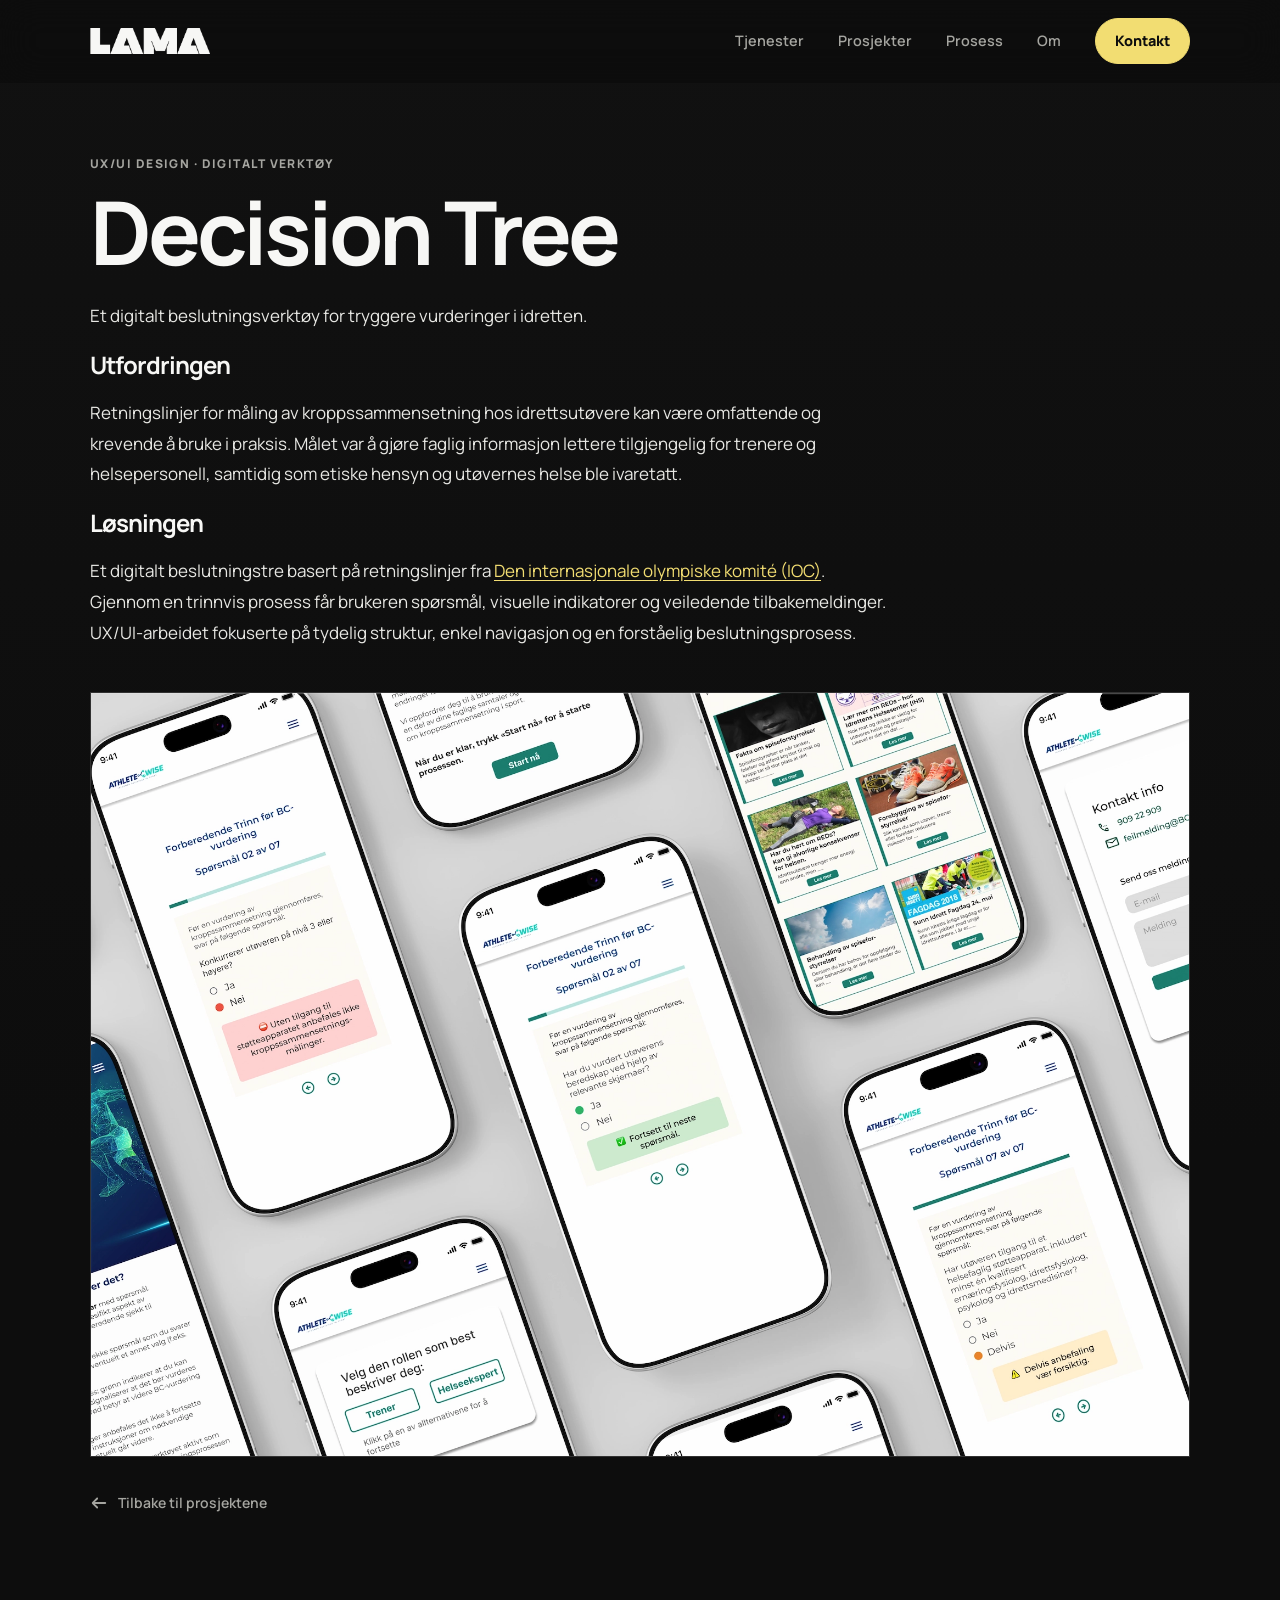
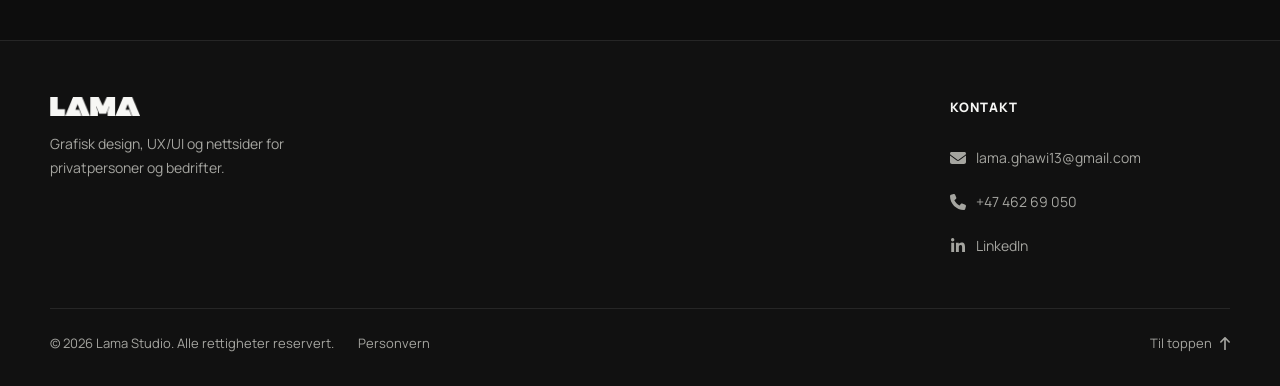
<file: decision-tree.html>
<!DOCTYPE html>
<html lang="no">
<head>
  <meta charset="UTF-8">
  <meta name="viewport" content="width=device-width, initial-scale=1.0">
  <meta name="description" content="Decision Tree – et digitalt beslutningsverktøy som gjør faglige retningslinjer enklere å forstå og bruke i idretten.">
  <meta name="theme-color" content="#0D0D0D">
  <link rel="canonical" href="https://lama10313.github.io/lama/decision-tree.html">
  <title>Decision Tree – UX/UI-design | Lama Studio</title>
  <link rel="preconnect" href="https://fonts.googleapis.com">
  <link rel="preconnect" href="https://fonts.gstatic.com" crossorigin>
  <link href="https://fonts.googleapis.com/css2?family=Manrope:wght@400;500;600;700;800&display=swap" rel="stylesheet">
  <link rel="stylesheet" href="css/main.css">
  <link rel="stylesheet" href="css/pages/decision-tree.css">
  <style>
    .decision-tree-ioc-link {
      color: var(--yellow);
      text-decoration: underline;
      text-underline-offset: 3px;
      transition: color var(--transition);
    }

    .decision-tree-ioc-link:hover {
      color: var(--white);
    }

    .decision-tree-ioc-link:focus-visible {
      outline: 2px solid var(--yellow);
      outline-offset: 4px;
      border-radius: 2px;
    }
  </style>
</head>
<body id="top" class="decision-tree-page">
  <a class="skip-link" href="#main-content">Hopp til hovedinnhold</a>

  <header class="site-header">

    <div class="container header-inner">

      <!-- Logo -->

      <a
        href="index.html#top"
        class="logo"
        aria-label="Lama Studio – gå til toppen"
      >
        <img
          src="assets/images/logo.png"
          alt="Lama Studio"
        >
      </a>


      <!-- Mobile menu button -->

      <button
        class="menu-toggle"
        type="button"
        aria-label="Åpne meny"
        aria-expanded="false"
        aria-controls="main-menu"
      >
        <span aria-hidden="true"></span>
        <span aria-hidden="true"></span>
        <span aria-hidden="true"></span>
      </button>


      <!-- Main navigation -->

      <nav
        class="main-nav"
        id="main-menu"
        aria-label="Hovedmeny"
      >

        <a href="index.html#tjenester">
          Tjenester
        </a>

        <a href="index.html#prosjekter">
          Prosjekter
        </a>

        <a href="index.html#prosess">
          Prosess
        </a>

        <a href="index.html#om">
          Om
        </a>

        <a
          href="index.html#kontakt"
          class="nav-contact"
        >
          Kontakt
        </a>

      </nav>

    </div>

  </header>

  <main id="main-content" class="decision-tree-project-page">
    <div class="container decision-tree-project-container">
      <p class="decision-tree-project-category">UX/UI DESIGN · DIGITALT VERKTØY</p>
      <h1>Decision Tree</h1>

      <div class="decision-tree-project-copy">
        <p>Et digitalt beslutningsverktøy for tryggere vurderinger i idretten.</p>

        <h2>Utfordringen</h2>
        <p>Retningslinjer for måling av kroppssammensetning hos idrettsutøvere kan være omfattende og krevende å bruke i praksis. Målet var å gjøre faglig informasjon lettere tilgjengelig for trenere og helsepersonell, samtidig som etiske hensyn og utøvernes helse ble ivaretatt.</p>

        <h2>Løsningen</h2>
        <p>Et digitalt beslutningstre basert på retningslinjer fra <a class="decision-tree-ioc-link" href="https://bjsm.bmj.com/content/bjsports/57/17/1148.full.pdf" target="_blank" rel="noopener noreferrer">Den internasjonale olympiske komité (IOC)</a>. Gjennom en trinnvis prosess får brukeren spørsmål, visuelle indikatorer og veiledende tilbakemeldinger. UX/UI-arbeidet fokuserte på tydelig struktur, enkel navigasjon og en forståelig beslutningsprosess.</p>
      </div>

      <figure class="decision-tree-project-image">
        <img
          src="assets/images/projects/decision-tree.webp"
          width="9000"
          height="6257"
          alt="Presentasjon av Decision Tree på mobil, med rollevalg, spørsmål i beslutningsprosessen og veiledende tilbakemeldinger."
          loading="lazy"
          decoding="async"
        >
      </figure>

      <a class="decision-tree-project-back" href="index.html#prosjekter">
        <!-- Font Awesome Free v7.3.1 · https://fontawesome.com/license/free -->
        <svg aria-hidden="true" focusable="false" viewBox="0 0 640 640">
          <path d="M73.4 297.4C60.9 309.9 60.9 330.2 73.4 342.7L233.4 502.7C245.9 515.2 266.2 515.2 278.7 502.7C291.2 490.2 291.2 469.9 278.7 457.4L173.3 352L544 352C561.7 352 576 337.7 576 320C576 302.3 561.7 288 544 288L173.3 288L278.7 182.6C291.2 170.1 291.2 149.8 278.7 137.3C266.2 124.8 245.9 124.8 233.4 137.3L73.4 297.3z"/>
        </svg>
        <span>Tilbake til prosjektene</span>
      </a>
    </div>
  </main>

  <footer class="site-footer">

  <div class="container">

    <div class="footer-main">


      <div class="footer-brand">

        
         <a class="footer-logo"
          href="index.html#top"
          aria-label="Lama Studio – gå til toppen"
        >
          <img
            src="assets/images/logo.png"
            alt="Lama Studio"
          >
        </a>

        <p>
          Grafisk design, UX/UI og nettsider
          for privatpersoner og bedrifter.
        </p>

      </div>


      <section class="footer-contact" aria-labelledby="footer-contact-title">

          <h2 id="footer-contact-title">Kontakt</h2>

          <div class="footer-contact-list">

            <a href="mailto:lama.ghawi13@gmail.com" class="footer-contact-link">
              <svg class="icon-contact" viewBox="0 0 512 512" aria-hidden="true" focusable="false">
                <path d="M48 64C21.5 64 0 85.5 0 112c0 15.1 7.1 29.3 19.2 38.4L236.8 313.6c11.4 8.5 27 8.5 38.4 0L492.8 150.4c12.1-9.1 19.2-23.3 19.2-38.4c0-26.5-21.5-48-48-48L48 64zM0 176L0 384c0 35.3 28.7 64 64 64l384 0c35.3 0 64-28.7 64-64l0-208L294.4 339.2c-22.8 17.1-54 17.1-76.8 0L0 176z"/>
              </svg>
              <span>lama.ghawi13@gmail.com</span>
            </a>

            <a href="tel:+4746269050" class="footer-contact-link">
              <svg class="icon-contact" viewBox="0 0 512 512" aria-hidden="true" focusable="false">
                <path d="M164.9 24.6c-7.7-18.6-28-28.5-47.4-23.2l-88 24C12.1 30.2 0 46 0 64C0 311.4 200.6 512 448 512c18 0 33.8-12.1 38.6-29.5l24-88c5.3-19.4-4.6-39.7-23.2-47.4l-96-40c-16.3-6.8-35.2-2-46.3 11.6l-40.4 49.3c-72.3-35-130.5-93.3-165.5-165.5l49.3-40.4c13.6-11.2 18.4-30 11.6-46.3l-40-96z"/>
              </svg>
              <span>+47 462 69 050</span>
            </a>

            <a href="https://www.linkedin.com/in/lama-ghawi" target="_blank" rel="noopener noreferrer" class="footer-contact-link">
              <svg class="icon-contact" viewBox="0 0 448 512" aria-hidden="true" focusable="false">
                <path d="M100.3 448H7.4V148.9h92.9zM53.8 108.1C24.1 108.1 0 83.5 0 53.8a53.8 53.8 0 1 1 107.6 0c0 29.7-24.1 54.3-53.8 54.3zM447.9 448h-92.7V302.4c0-34.7-.7-79.2-48.3-79.2-48.3 0-55.7 37.7-55.7 76.7V448h-92.8V148.9h89.1v40.8h1.3c12.4-23.5 42.7-48.3 87.9-48.3 94 0 111.3 61.9 111.3 142.3V448z"/>
              </svg>
              <span>LinkedIn</span>
            </a>

          </div>

      </section>


    </div>


    <div class="footer-bottom">

      <p>
        © <span id="year"></span> Lama Studio.
        Alle rettigheter reservert.
      </p>

      <div class="footer-bottom-links">
        <a href="personvern.html" class="footer-legal-link">
          Personvern
        </a>

        <a href="index.html#top" class="footer-top-link">
          Til toppen
          <svg
            class="icon-arrow"
            viewBox="0 0 384 512"
            aria-hidden="true"
            focusable="false"
          >
            <path d="M214.6 9.4c-12.5-12.5-32.8-12.5-45.3 0l-160 160c-12.5 12.5-12.5 32.8 0 45.3s32.8 12.5 45.3 0L160 109.3 160 480c0 17.7 14.3 32 32 32s32-14.3 32-32l0-370.7 105.4 105.4c12.5 12.5 32.8 12.5 45.3 0s12.5-32.8 0-45.3l-160-160z"/>
          </svg>
        </a>
      </div>

    </div>

  </div>

</footer>
  <script type="module" src="js/main.js"></script>
</body>
</html>
</file>
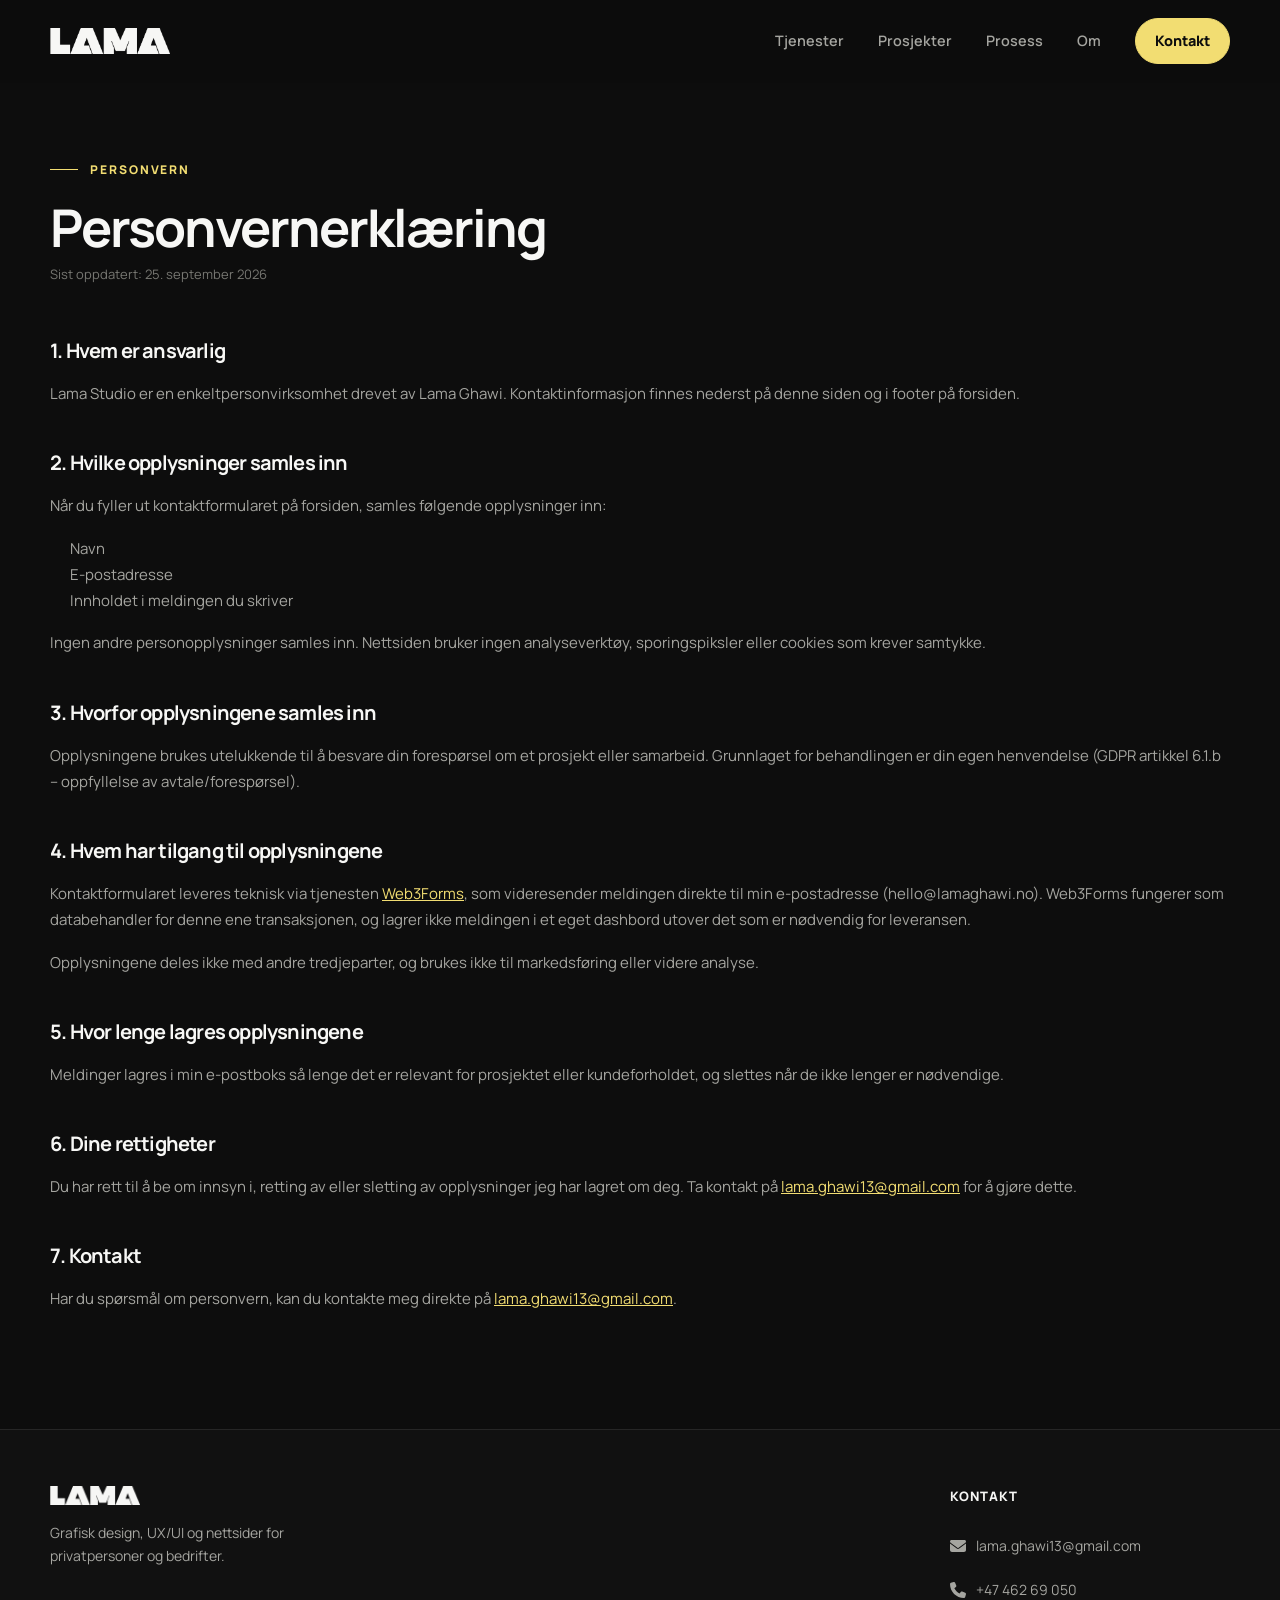
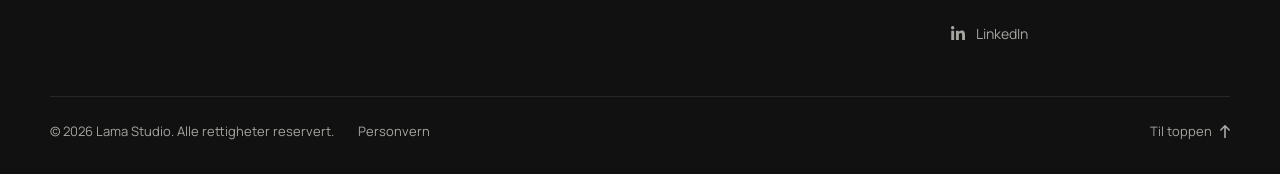
<file: personvern.html>
<!DOCTYPE html>
<html lang="no">

<head>
  <meta charset="UTF-8">

  <meta
    name="viewport"
    content="width=device-width, initial-scale=1.0"
  >

  <meta
    name="description"
    content="Personvernerklæring for Lama Studio – informasjon om hvordan kontaktinformasjon behandles."
  >

  <meta
    name="theme-color"
    content="#0D0D0D"
  >

  <title>Personvern — Lama Studio</title>
  <link rel="canonical" href="https://lama10313.github.io/lama/personvern.html">

  <link rel="preconnect" href="https://fonts.googleapis.com">
  <link rel="preconnect" href="https://fonts.gstatic.com" crossorigin>

  <link
    href="https://fonts.googleapis.com/css2?family=Manrope:wght@400;500;600;700;800&display=swap"
    rel="stylesheet"
  >

  <link rel="stylesheet" href="css/main.css">
  <link rel="stylesheet" href="css/pages/personvern.css">
</head>


<body>

  <a class="skip-link" href="#main-content">
    Hopp til hovedinnhold
  </a>


  <!-- =================================================
       HEADER (simplified — logo only, links back home)
  ================================================== -->

  <header class="site-header">

    <div class="container header-inner">

      <!-- Logo -->

      <a
        href="index.html#top"
        class="logo"
        aria-label="Lama Studio – gå til toppen"
      >
        <img
          src="assets/images/logo.png"
          alt="Lama Studio"
        >
      </a>


      <!-- Mobile menu button -->

      <button
        class="menu-toggle"
        type="button"
        aria-label="Åpne meny"
        aria-expanded="false"
        aria-controls="main-menu"
      >
        <span aria-hidden="true"></span>
        <span aria-hidden="true"></span>
        <span aria-hidden="true"></span>
      </button>


      <!-- Main navigation -->

      <nav
        class="main-nav"
        id="main-menu"
        aria-label="Hovedmeny"
      >

        <a href="index.html#tjenester">
          Tjenester
        </a>

        <a href="index.html#prosjekter">
          Prosjekter
        </a>

        <a href="index.html#prosess">
          Prosess
        </a>

        <a href="index.html#om">
          Om
        </a>

        <a
          href="index.html#kontakt"
          class="nav-contact"
        >
          Kontakt
        </a>

      </nav>

    </div>

  </header>


  <!-- =================================================
       MAIN
  ================================================== -->

  <main id="main-content">

    <section class="legal-page">

      <div class="container legal-container">

        <p class="section-eyebrow">PERSONVERN</p>

        <h1>Personvernerklæring</h1>

        <p class="legal-updated">Sist oppdatert: 25. september 2026</p>

        <div class="legal-content">

          <h2>1. Hvem er ansvarlig</h2>
          <p>
            Lama Studio er en enkeltpersonvirksomhet drevet av Lama Ghawi.
            Kontaktinformasjon finnes nederst på denne siden og i footer
            på forsiden.
          </p>

          <h2>2. Hvilke opplysninger samles inn</h2>
          <p>
            Når du fyller ut kontaktformularet på forsiden, samles følgende
            opplysninger inn:
          </p>
          <ul>
            <li>Navn</li>
            <li>E-postadresse</li>
            <li>Innholdet i meldingen du skriver</li>
          </ul>
          <p>
            Ingen andre personopplysninger samles inn. Nettsiden bruker
            ingen analyseverktøy, sporingspiksler eller cookies som
            krever samtykke.
          </p>

          <h2>3. Hvorfor opplysningene samles inn</h2>
          <p>
            Opplysningene brukes utelukkende til å besvare din forespørsel
            om et prosjekt eller samarbeid. Grunnlaget for behandlingen er
            din egen henvendelse (GDPR artikkel 6.1.b – oppfyllelse av
            avtale/forespørsel).
          </p>

          <h2>4. Hvem har tilgang til opplysningene</h2>
          <p>
            Kontaktformularet leveres teknisk via tjenesten
            <a href="https://web3forms.com" target="_blank" rel="noopener noreferrer">Web3Forms</a>,
            som videresender meldingen direkte til min e-postadresse
            (hello@lamaghawi.no). Web3Forms fungerer som databehandler
            for denne ene transaksjonen, og lagrer ikke meldingen i et
            eget dashbord utover det som er nødvendig for leveransen.
          </p>
          <p>
            Opplysningene deles ikke med andre tredjeparter, og brukes
            ikke til markedsføring eller videre analyse.
          </p>

          <h2>5. Hvor lenge lagres opplysningene</h2>
          <p>
            Meldinger lagres i min e-postboks så lenge det er relevant
            for prosjektet eller kundeforholdet, og slettes når de ikke
            lenger er nødvendige.
          </p>

          <h2>6. Dine rettigheter</h2>
          <p>
            Du har rett til å be om innsyn i, retting av eller sletting
            av opplysninger jeg har lagret om deg. Ta kontakt på
            <a href="mailto:lama.ghawi13@gmail.com">lama.ghawi13@gmail.com</a>
            for å gjøre dette.
          </p>

          <h2>7. Kontakt</h2>
          <p>
            Har du spørsmål om personvern, kan du kontakte meg direkte
            på <a href="mailto:lama.ghawi13@gmail.com">lama.ghawi13@gmail.com</a>.
          </p>

        </div>

      </div>

    </section>

  </main>


  <!-- =================================================
       FOOTER (simplified)
  ================================================== -->

  <footer class="site-footer">

  <div class="container">

    <div class="footer-main">


      <div class="footer-brand">

        
         <a class="footer-logo"
          href="index.html#top"
          aria-label="Lama Studio – gå til toppen"
        >
          <img
            src="assets/images/logo.png"
            alt="Lama Studio"
          >
        </a>

        <p>
          Grafisk design, UX/UI og nettsider
          for privatpersoner og bedrifter.
        </p>

      </div>


      <section class="footer-contact" aria-labelledby="footer-contact-title">

          <h2 id="footer-contact-title">Kontakt</h2>

          <div class="footer-contact-list">

            <a href="mailto:lama.ghawi13@gmail.com" class="footer-contact-link">
              <svg class="icon-contact" viewBox="0 0 512 512" aria-hidden="true" focusable="false">
                <path d="M48 64C21.5 64 0 85.5 0 112c0 15.1 7.1 29.3 19.2 38.4L236.8 313.6c11.4 8.5 27 8.5 38.4 0L492.8 150.4c12.1-9.1 19.2-23.3 19.2-38.4c0-26.5-21.5-48-48-48L48 64zM0 176L0 384c0 35.3 28.7 64 64 64l384 0c35.3 0 64-28.7 64-64l0-208L294.4 339.2c-22.8 17.1-54 17.1-76.8 0L0 176z"/>
              </svg>
              <span>lama.ghawi13@gmail.com</span>
            </a>

            <a href="tel:+4746269050" class="footer-contact-link">
              <svg class="icon-contact" viewBox="0 0 512 512" aria-hidden="true" focusable="false">
                <path d="M164.9 24.6c-7.7-18.6-28-28.5-47.4-23.2l-88 24C12.1 30.2 0 46 0 64C0 311.4 200.6 512 448 512c18 0 33.8-12.1 38.6-29.5l24-88c5.3-19.4-4.6-39.7-23.2-47.4l-96-40c-16.3-6.8-35.2-2-46.3 11.6l-40.4 49.3c-72.3-35-130.5-93.3-165.5-165.5l49.3-40.4c13.6-11.2 18.4-30 11.6-46.3l-40-96z"/>
              </svg>
              <span>+47 462 69 050</span>
            </a>

            <a href="https://www.linkedin.com/in/lama-ghawi" target="_blank" rel="noopener noreferrer" class="footer-contact-link">
              <svg class="icon-contact" viewBox="0 0 448 512" aria-hidden="true" focusable="false">
                <path d="M100.3 448H7.4V148.9h92.9zM53.8 108.1C24.1 108.1 0 83.5 0 53.8a53.8 53.8 0 1 1 107.6 0c0 29.7-24.1 54.3-53.8 54.3zM447.9 448h-92.7V302.4c0-34.7-.7-79.2-48.3-79.2-48.3 0-55.7 37.7-55.7 76.7V448h-92.8V148.9h89.1v40.8h1.3c12.4-23.5 42.7-48.3 87.9-48.3 94 0 111.3 61.9 111.3 142.3V448z"/>
              </svg>
              <span>LinkedIn</span>
            </a>

          </div>

      </section>


    </div>


    <div class="footer-bottom">

      <p>
        © <span id="year"></span> Lama Studio.
        Alle rettigheter reservert.
      </p>

      <div class="footer-bottom-links">
        <a href="personvern.html" class="footer-legal-link">
          Personvern
        </a>

        <a href="index.html#top" class="footer-top-link">
          Til toppen
          <svg
            class="icon-arrow"
            viewBox="0 0 384 512"
            aria-hidden="true"
            focusable="false"
          >
            <path d="M214.6 9.4c-12.5-12.5-32.8-12.5-45.3 0l-160 160c-12.5 12.5-12.5 32.8 0 45.3s32.8 12.5 45.3 0L160 109.3 160 480c0 17.7 14.3 32 32 32s32-14.3 32-32l0-370.7 105.4 105.4c12.5 12.5 32.8 12.5 45.3 0s12.5-32.8 0-45.3l-160-160z"/>
          </svg>
        </a>
      </div>

    </div>

  </div>

</footer>


  <script type="module" src="js/main.js"></script>

</body>

</html>
</file>
<file: css/main.css>
@import url("./tokens/design-tokens.css");

@import url("./base/reset.css");
@import url("./base/typography.css");
@import url("./base/accessibility.css");

@import url("./layout/container.css");
@import url("./layout/header.css");
@import url("./layout/footer.css");


@import url("./components/shared.css");
@import url("./components/navigation.css");

@import url("./sections/hero.css");
@import url("./sections/services.css");
@import url("./sections/projects.css");
@import url("./sections/process.css");
@import url("./sections/testimonials.css");
@import url("./sections/about.css");
@import url("./sections/contact.css");

.form-status:empty {
  display: none;
}

.hidden-field {
  position: absolute;
  left: -9999px;
  width: 1px;
  height: 1px;
  overflow: hidden;
}
</file>
<file: css/pages/decision-tree.css>
.decision-tree-project-page {
  min-height: 100vh;
  background: linear-gradient(180deg, var(--black-soft) 0%, var(--black) 70%);
  padding-block: clamp(132px, 12vw, 176px) clamp(80px, 9vw, 120px);
}

.decision-tree-project-container,
.decision-tree-page .header-inner {
  max-width: 1100px;
}

.decision-tree-header-back,
.decision-tree-project-back {
  display: inline-flex;
  align-items: center;
  gap: 10px;
  min-height: 44px;
  color: var(--muted);
  font-size: 14px;
  font-weight: 600;
  transition: color var(--transition);
}

.decision-tree-header-back:hover,
.decision-tree-project-back:hover {
  color: var(--yellow);
}

.decision-tree-header-back svg,
.decision-tree-project-back svg {
  width: 18px;
  height: 18px;
  flex-shrink: 0;
  fill: currentColor;
}

.decision-tree-project-category {
  margin: 0;
  color: var(--muted);
  font-size: 12px;
  font-weight: 800;
  letter-spacing: 0.12em;
}

.decision-tree-project-page h1 {
  margin: 12px 0 24px;
  font-size: clamp(48px, 8vw, 88px);
  line-height: 1.05;
  letter-spacing: -0.045em;
}

.decision-tree-project-copy {
  display: grid;
  gap: 14px;
  max-width: 800px;
  margin-bottom: clamp(28px, 4vw, 44px);
}

.decision-tree-project-copy p {
  margin: 0;
  color: var(--white-soft);
  font-size: clamp(15px, 1.5vw, 17px);
  line-height: 1.8;
}

.decision-tree-project-image {
  margin: 0 0 24px;
  overflow: hidden;
  border: 1px solid rgba(255, 255, 255, 0.12);
  border-radius: 0;
  background: var(--black-card);
}

.decision-tree-project-image img {
  display: block;
  width: 100%;
  height: auto;
}

@media (max-width: 600px) {
  .decision-tree-project-page {
    padding-block: 116px 72px;
  }

  .decision-tree-project-page h1 {
    margin-bottom: 20px;
  }

  .decision-tree-header-back,
  .decision-tree-project-back {
    font-size: 12px;
  }
}
</file>
<file: css/pages/personvern.css>
/* =========================================================
   LEGAL PAGE
========================================================= */

.legal-page {
  padding-block: 160px 100px;

  background: var(--black);
}

.legal-container {
  width: min(
    calc(100% - 48px),
    var(--content-width)
  );

  margin-inline: auto;
}

.legal-page h1 {
  margin: 16px 0 8px;

  color: var(--white);

  font-size: clamp(36px, 5vw, 52px);
  line-height: 1.1;
}

.legal-updated {
  margin-bottom: 50px;

  color: var(--muted-dark);

  font-size: 13px;
}

.legal-content h2 {
  margin: 40px 0 14px;

  color: var(--white);

  font-size: 20px;
}

.legal-content h2:first-child {
  margin-top: 0;
}

.legal-content p {
  margin-bottom: 16px;

  color: var(--muted);

  font-size: 15px;
  line-height: 1.75;
}

.legal-content ul {
  margin: 0 0 16px;
  padding-left: 20px;

  color: var(--muted);

  font-size: 15px;
  line-height: 1.75;
}

.legal-content a {
  color: var(--yellow);

  text-decoration: underline;
}


/* =========================================================
   BACK LINK
========================================================= */

.back-link {
  display: inline-flex;
  align-items: center;

  gap: 8px;

  color: var(--muted);

  font-size: 14px;
  font-weight: 600;

  transition: color var(--transition);
}

.back-link:hover {
  color: var(--yellow);
}

.icon-arrow--left {
  width: 12px;
  height: auto;
}


/* =========================================================
   SIMPLIFIED FOOTER FOR LEGAL PAGE
========================================================= */

.site-footer--simple {
  padding-block: 40px;

  border-top: 1px solid var(--border);

  background: var(--black-soft);

  text-align: center;
}

.site-footer--simple p {
  color: var(--muted-dark);

  font-size: 13px;
}
</file>
